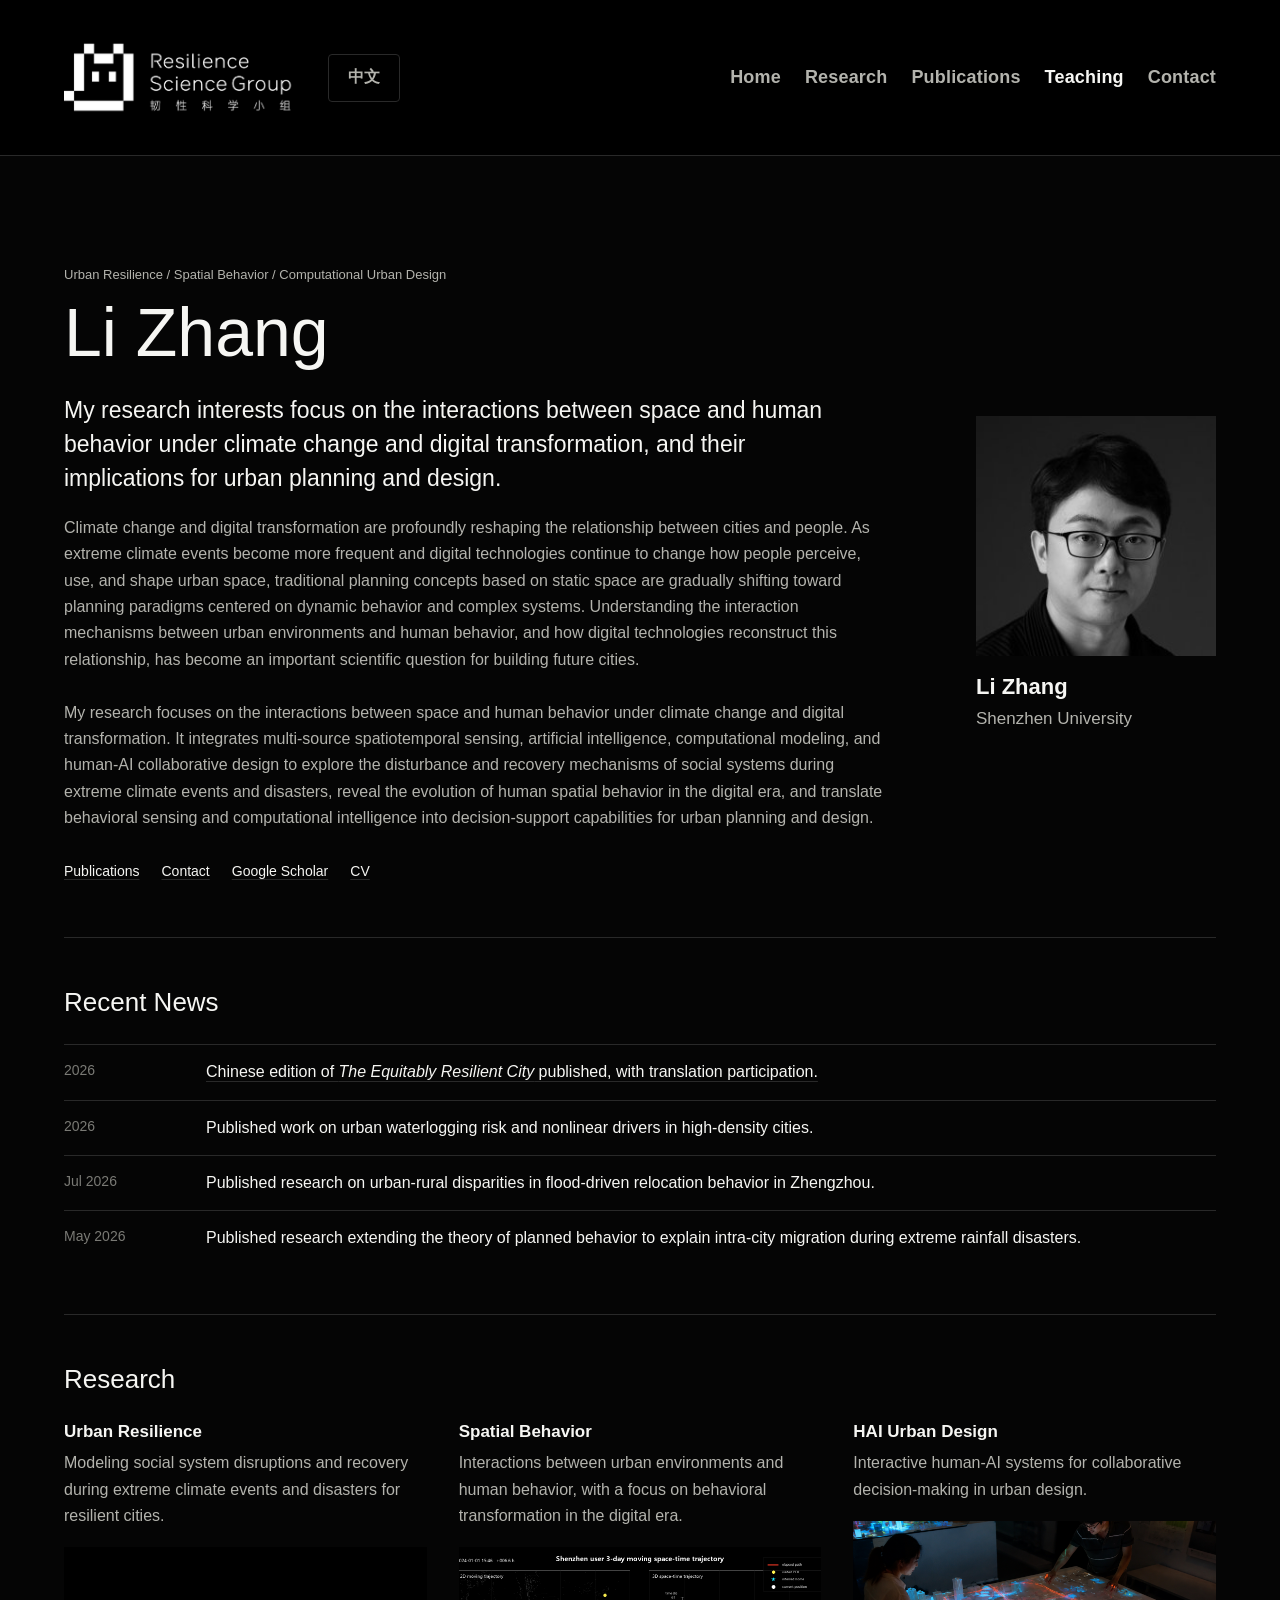
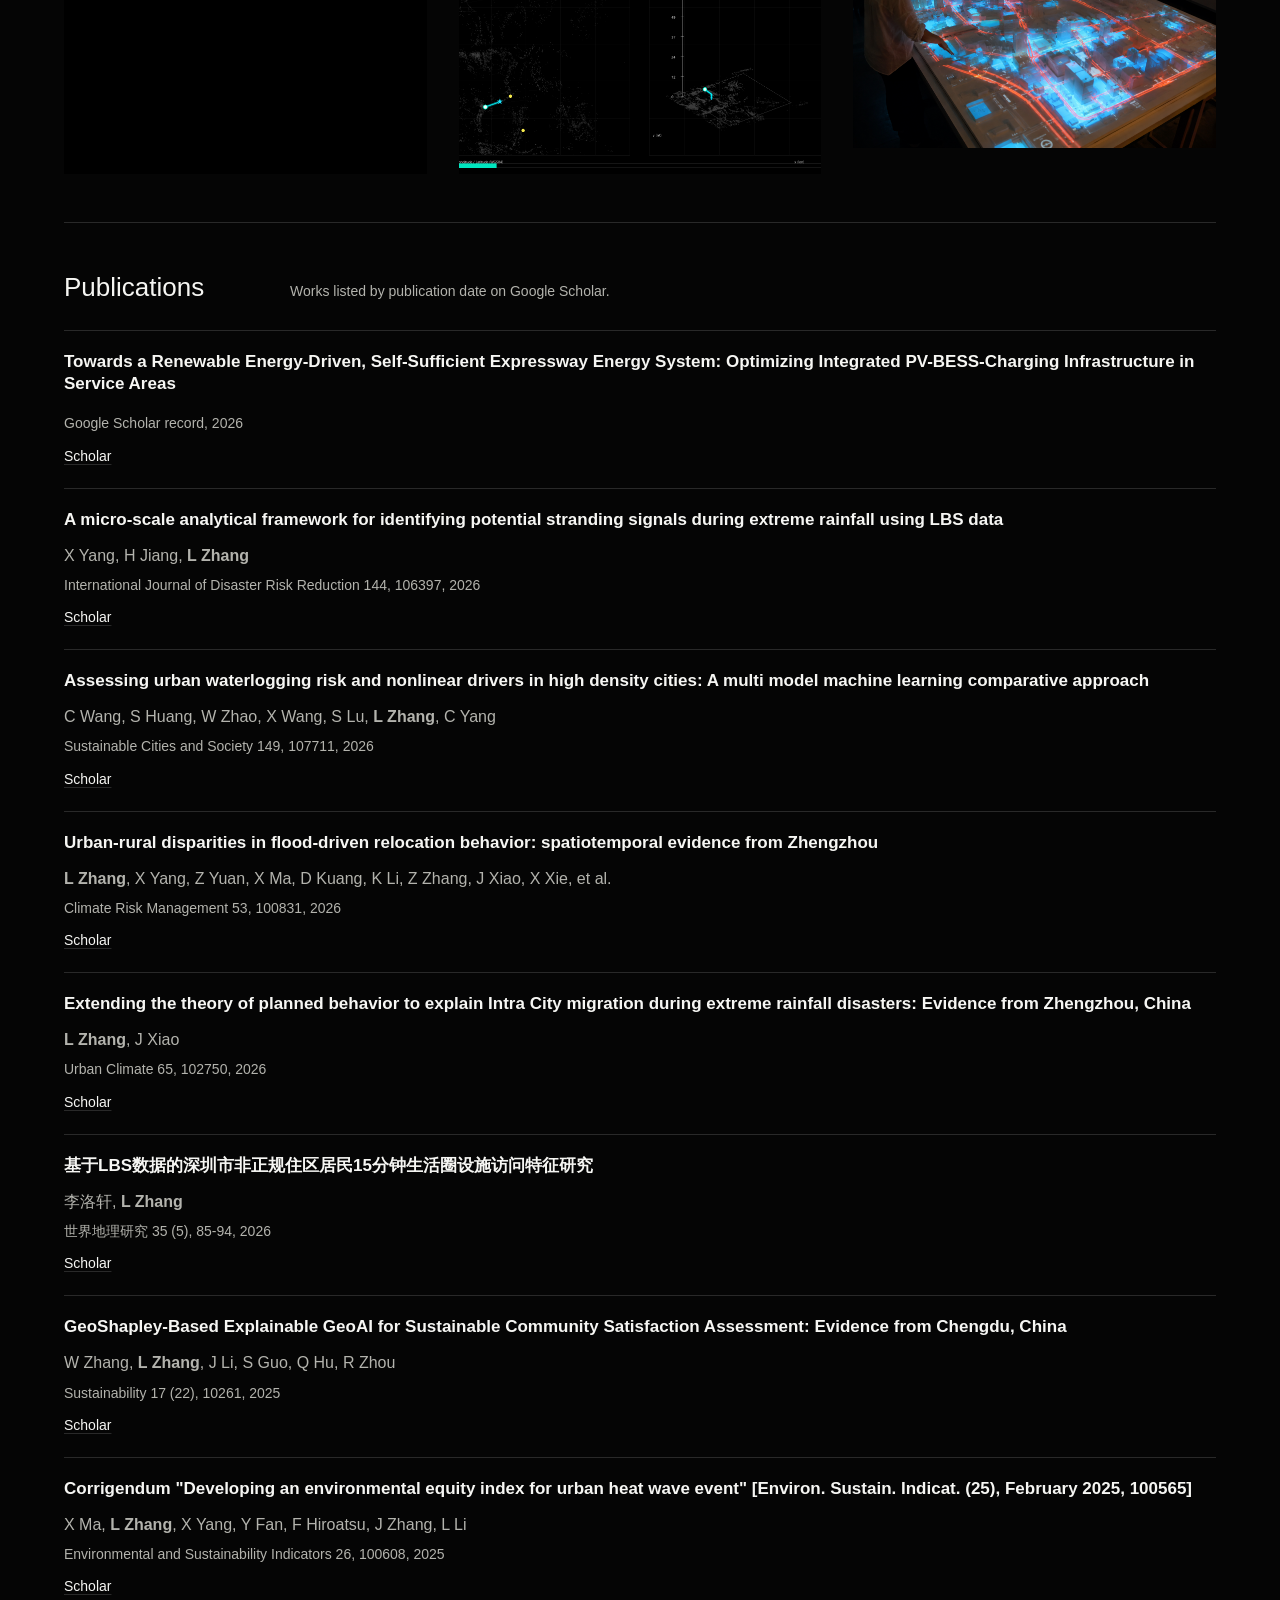
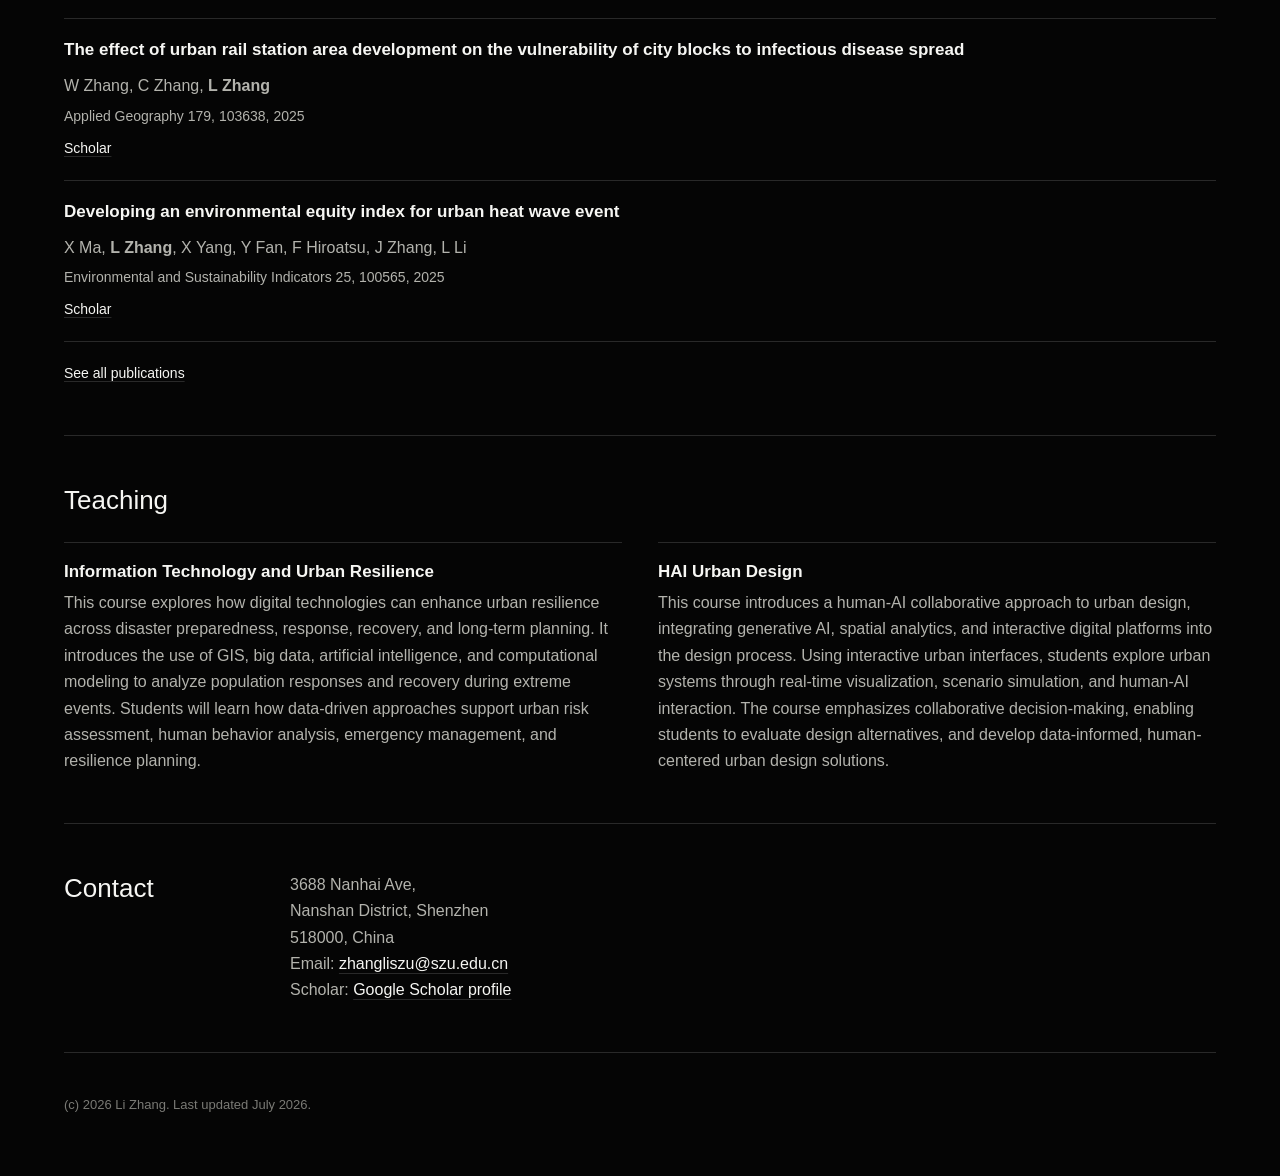
<file: index.html>
<!doctype html>
<html lang="en">
  <head>
    <meta charset="utf-8" />
    <meta name="viewport" content="width=device-width, initial-scale=1" />
    <title>Li Zhang | Urban Analytics</title>
    <meta
      name="description"
      content="Personal academic website for research, publications, teaching, and contact information."
    />
    <link rel="stylesheet" href="styles.css" />
  </head>
  <body>
    <header class="site-header">
      <a class="brand" href="#home" aria-label="Back to homepage">
        <img src="assets/resilience-science-logo-full.png" alt="Resilience Science Group" />
      </a>
      <button class="lang-toggle" type="button" data-lang-toggle aria-label="Switch language">中文</button>
      <button class="nav-toggle" type="button" aria-label="Toggle navigation" aria-expanded="false">
        <span></span>
        <span></span>
        <span></span>
      </button>
      <nav class="site-nav" aria-label="Primary navigation">
        <a href="#home" data-i18n="navHome">Home</a>
        <a href="#research" data-i18n="navResearch">Research</a>
        <a href="#publications" data-i18n="navPublications">Publications</a>
        <a href="#teaching" data-i18n="navTeaching">Teaching</a>
        <a href="#contact" data-i18n="navContact">Contact</a>
      </nav>
    </header>

    <main id="home">
      <section class="profile-section">
        <div class="profile-copy">
          <p class="eyebrow" data-i18n="keywords">Urban Resilience / Spatial Behavior / Computational Urban Design</p>
          <p class="eyebrow zh">城市韧性 / 空间行为 / 计算性城市设计</p>
          <h1 data-i18n="profileName">Li Zhang</h1>
          <p class="lead" data-i18n="lead">
            My research interests focus on the interactions between space and human behavior under
            climate change and digital transformation, and their implications for urban planning
            and design.
          </p>
          <p class="lead zh">
            我的研究关注气候变化与数字化转型背景下空间与人类行为之间的互动关系，
            以及这些互动对城市规划与设计的影响。
          </p>
          <p data-i18n="bio">
            I am affiliated with <strong>Shenzhen University</strong>. My recent work focuses on
            human behavioral responses and recovery modeling during extreme climate events and
            disasters, cyber-physical urban planning, computational urban design, and AI-enabled
            urban analytics for resilient cities.
          </p>
          <p class="zh">
            我任职于<strong>深圳大学</strong>。近期研究聚焦极端气候事件与灾害中的人类行为响应及恢复建模、
            网络-物理城市规划、计算性城市设计，以及面向韧性城市的 AI 赋能城市分析。
          </p>
          <div class="profile-actions" aria-label="Profile links">
            <a href="#publications" data-i18n="actionPublications">Publications</a>
            <a href="#contact" data-i18n="actionContact">Contact</a>
            <a href="https://scholar.google.com/citations?hl=zh-CN&user=Ibcfs-sAAAAJ&view_op=list_works&sortby=pubdate" aria-label="Google Scholar profile">Google Scholar</a>
            <a href="#" aria-label="CV PDF">CV</a>
          </div>
        </div>
        <aside class="profile-card" aria-label="Profile summary">
          <img src="assets/li-zhang-profile.jpg" alt="Li Zhang profile photo" />
          <div class="profile-meta">
            <strong data-i18n="profileName">Li Zhang</strong>
            <span data-i18n="affiliation">Shenzhen University</span>
          </div>
        </aside>
      </section>

      <section class="news-section" aria-labelledby="news-title">
        <div class="section-heading">
          <h2 id="news-title" data-i18n="newsTitle">Recent News</h2>
        </div>
        <ol class="news-list">
          <li>
            <time datetime="2026">2026</time>
            <p data-i18n="news1"><a href="book-equitably-resilient-city.html">Chinese edition of The Equitably Resilient City published, with translation participation.</a></p>
          </li>
          <li>
            <time datetime="2026">2026</time>
            <p data-i18n="news2">Published work on urban waterlogging risk and nonlinear drivers in high-density cities.</p>
          </li>
          <li>
            <time datetime="2026-07">Jul 2026</time>
            <p data-i18n="news3">Published research on urban-rural disparities in flood-driven relocation behavior in Zhengzhou.</p>
          </li>
          <li>
            <time datetime="2026-05">May 2026</time>
            <p data-i18n="news4">Published research extending the theory of planned behavior to explain intra-city migration during extreme rainfall disasters.</p>
          </li>
        </ol>
      </section>

      <section id="research" class="content-section" aria-labelledby="research-title">
        <div class="section-heading">
          <h2 id="research-title" data-i18n="researchTitle">Research</h2>
        </div>
        <div class="theme-grid">
          <article>
            <h3 data-i18n="research1Title">Urban Resilience</h3>
            <p data-i18n="research1Desc">Modeling social system disruptions and recovery during extreme climate events and disasters for resilient cities.</p>
            <video class="research-media" src="assets/urban-resilience-loop.mp4" autoplay muted loop playsinline></video>
            <p class="zh">面向韧性城市，建模极端气候事件与灾害中的社会系统扰动及恢复过程。</p>
          </article>
          <article>
            <h3 data-i18n="research2Title">Spatial Behavior</h3>
            <p data-i18n="research2Desc">Interactions between urban environments and human behavior, with a focus on behavioral transformation in the digital era.</p>
            <img class="research-media" src="assets/spatial-behavior-trajectory.gif" alt="Animated Shenzhen space-time trajectory" />
            <p class="zh">关注城市环境与人类行为之间的互动，以及数字时代下行为模式的转型。</p>
          </article>
          <article>
            <h3 data-i18n="research3Title">HAI Urban Design</h3>
            <p data-i18n="research3Desc">Interactive human-AI systems for collaborative decision-making in urban design.</p>
            <img class="research-media" src="assets/hai-urban-design.jpg" alt="Interactive urban design table" />
            <p class="zh">用于城市设计协同决策的交互式人机智能系统。</p>
          </article>
        </div>
      </section>

      <section id="publications" class="content-section" aria-labelledby="publications-title">
        <div class="section-heading">
          <h2 id="publications-title" data-i18n="publicationsTitle">Publications</h2>
          <p data-i18n="publicationsDesc">Works listed by publication date on Google Scholar.</p>
        </div>
        <div class="publication-list">
          <article>
            <h3>Towards a Renewable Energy-Driven, Self-Sufficient Expressway Energy System: Optimizing Integrated PV-BESS-Charging Infrastructure in Service Areas</h3>
            <p><strong>Google Scholar record</strong></p>
            <p class="venue">2026</p>
            <div class="paper-links">
              <a href="https://scholar.google.com/citations?hl=zh-CN&user=Ibcfs-sAAAAJ&view_op=list_works&sortby=pubdate">Scholar</a>
            </div>
          </article>
          <article>
            <h3>Urban-rural disparities in flood-driven relocation behavior: spatiotemporal evidence from Zhengzhou</h3>
            <p><strong>L Zhang</strong>, X Yang, Z Yuan, X Ma, D Kuang, K Li, Z Zhang, J Xiao, X Xie, et al.</p>
            <p class="venue">Climate Risk Management 53, 100831, 2026</p>
            <div class="paper-links">
              <a href="https://scholar.google.com/citations?view_op=view_citation&hl=zh-CN&user=Ibcfs-sAAAAJ&sortby=pubdate&citation_for_view=Ibcfs-sAAAAJ:Se3iqnhoufwC">Scholar</a>
            </div>
          </article>
          <article>
            <h3>Extending the theory of planned behavior to explain Intra City migration during extreme rainfall disasters: Evidence from Zhengzhou, China</h3>
            <p><strong>L Zhang</strong>, J Xiao</p>
            <p class="venue">Urban Climate 65, 102750, 2026</p>
            <div class="paper-links">
              <a href="https://scholar.google.com/citations?view_op=view_citation&hl=zh-CN&user=Ibcfs-sAAAAJ&sortby=pubdate&citation_for_view=Ibcfs-sAAAAJ:zYLM7Y9cAGgC">Scholar</a>
            </div>
          </article>
          <article>
            <h3>基于LBS数据的深圳市非正规住区居民15分钟生活圈设施访问特征研究</h3>
            <p>李洛轩, <strong>L Zhang</strong></p>
            <p class="venue">世界地理研究 35 (5), 85-94, 2026</p>
            <div class="paper-links">
              <a href="https://saup.szu.edu.cn/info/1094/2432.htm">Faculty profile</a>
            </div>
          </article>
          <article>
            <h3>GeoShapley-Based Explainable GeoAI for Sustainable Community Satisfaction Assessment: Evidence from Chengdu, China</h3>
            <p>W Zhang, <strong>L Zhang</strong>, J Li, S Guo, Q Hu, R Zhou</p>
            <p class="venue">Sustainability 17 (22), 10261, 2025</p>
            <div class="paper-links">
              <a href="https://scholar.google.com/citations?view_op=view_citation&hl=zh-CN&user=Ibcfs-sAAAAJ&sortby=pubdate&citation_for_view=Ibcfs-sAAAAJ:WF5omc3nYNoC">Scholar</a>
            </div>
          </article>
          <article>
            <h3>Corrigendum "Developing an environmental equity index for urban heat wave event" [Environ. Sustain. Indicat. (25), February 2025, 100565]</h3>
            <p>X Ma, <strong>L Zhang</strong>, X Yang, Y Fan, F Hiroatsu, J Zhang, L Li</p>
            <p class="venue">Environmental and Sustainability Indicators 26, 100608, 2025</p>
            <div class="paper-links">
              <a href="https://scholar.google.com/citations?view_op=view_citation&hl=zh-CN&user=Ibcfs-sAAAAJ&sortby=pubdate&citation_for_view=Ibcfs-sAAAAJ:_FxGoFyzp5QC">Scholar</a>
            </div>
          </article>
          <article>
            <h3>The effect of urban rail station area development on the vulnerability of city blocks to infectious disease spread</h3>
            <p>W Zhang, C Zhang, <strong>L Zhang</strong></p>
            <p class="venue">Applied Geography 179, 103638, 2025</p>
            <div class="paper-links">
              <a href="https://scholar.google.com/citations?view_op=view_citation&hl=zh-CN&user=Ibcfs-sAAAAJ&sortby=pubdate&citation_for_view=Ibcfs-sAAAAJ:Tyk-4Ss8FVUC">Scholar</a>
            </div>
          </article>
          <article>
            <h3>Developing an environmental equity index for urban heat wave event</h3>
            <p>X Ma, <strong>L Zhang</strong>, X Yang, Y Fan, F Hiroatsu, J Zhang, L Li</p>
            <p class="venue">Environmental and Sustainability Indicators 25, 100565, 2025</p>
            <div class="paper-links">
              <a href="https://scholar.google.com/citations?view_op=view_citation&hl=zh-CN&user=Ibcfs-sAAAAJ&sortby=pubdate&citation_for_view=Ibcfs-sAAAAJ:u5HHmVD_uO8C">Scholar</a>
            </div>
          </article>
          <article>
            <h3>Creative assets, people, and places: Rural art action practices of US nonprofit organizations</h3>
            <p>T Ma, Y Wang, <strong>L Zhang</strong>, W Hong, X Yang</p>
            <p class="venue">Journal of Rural Studies 113, 103476, 2025</p>
            <div class="paper-links">
              <a href="https://scholar.google.com/citations?view_op=view_citation&hl=zh-CN&user=Ibcfs-sAAAAJ&sortby=pubdate&citation_for_view=Ibcfs-sAAAAJ:Y0pCki6q_DkC">Scholar</a>
            </div>
          </article>
          <article>
            <h3>Connection patterns and resilience simulation of innovation network in the context of technology transfer: A case study of strategic emerging industries in the Guangdong-Hong Kong-Macao Greater Bay Area</h3>
            <p>T Ma, W Hong, Z Cao, <strong>L Zhang</strong>, X Yang</p>
            <p class="venue">Sustainable Cities and Society 106, 105396, 2024</p>
            <div class="paper-links">
              <a href="https://scholar.google.com/citations?view_op=view_citation&hl=zh-CN&user=Ibcfs-sAAAAJ&sortby=pubdate&citation_for_view=Ibcfs-sAAAAJ:W7OEmFMy1HYC">Scholar</a>
            </div>
          </article>
          <article>
            <h3>Parametric design and multi-objective optimization of daylight performance in gallery skylight systems: A case study on the high museum expansion</h3>
            <p>K Li, H Fukuda, <strong>L Zhang</strong>, R Zhou</p>
            <p class="venue">Energy and Buildings 311, 114136, 2024</p>
            <div class="paper-links">
              <a href="https://scholar.google.com/citations?view_op=view_citation&hl=zh-CN&user=Ibcfs-sAAAAJ&sortby=pubdate&citation_for_view=Ibcfs-sAAAAJ:YsMSGLbcyi4C">Scholar</a>
            </div>
          </article>
          <article>
            <h3>An investigation into residents' willingness to pay for vertical greening in China</h3>
            <p>Y Tan, H Fukuda, <strong>L Zhang</strong>, S Wang, W Gao, Z Liu</p>
            <p class="venue">Urban Ecosystems 25 (4), 1353-1364, 2022</p>
            <div class="paper-links">
              <a href="https://scholar.google.com/citations?view_op=view_citation&hl=zh-CN&user=Ibcfs-sAAAAJ&sortby=pubdate&citation_for_view=Ibcfs-sAAAAJ:ufrVoPGSRksC">Scholar</a>
            </div>
          </article>
          <div class="see-all">
            <a href="https://scholar.google.com/citations?hl=zh-CN&user=Ibcfs-sAAAAJ&view_op=list_works&sortby=pubdate" data-i18n="seeAllPublications">See all publications</a>
          </div>
        </div>
      </section>

      <section id="teaching" class="content-section" aria-labelledby="teaching-title">
        <div class="section-heading">
          <h2 id="teaching-title" data-i18n="teachingTitle">Teaching</h2>
        </div>
        <div class="course-list">
          <article>
            <h3 data-i18n="course1Title">Information Technology and Urban Resilience</h3>
            <p data-i18n="course1Desc">
              This course explores how digital technologies can enhance urban resilience across
              disaster preparedness, response, recovery, and long-term planning. It introduces the
              use of GIS, big data, artificial intelligence, and computational modeling to analyze
              population responses and recovery during extreme events. Students will learn how
              data-driven approaches support urban risk assessment, human behavior analysis,
              emergency management, and resilience planning.
            </p>
            <p class="zh">
              本课程探讨数字技术如何提升城市在灾害准备、响应、恢复与长期规划中的韧性。
              课程介绍 GIS、大数据、人工智能与计算建模在极端事件中人口响应与恢复分析中的应用。
              学生将学习数据驱动方法如何支持城市风险评估、人类行为分析、应急管理与韧性规划。
            </p>
          </article>
          <article>
            <h3 data-i18n="course2Title">HAI Urban Design</h3>
            <p data-i18n="course2Desc">
              This course introduces a human-AI collaborative approach to urban design, integrating
              generative AI, spatial analytics, and interactive digital platforms into the design
              process. Using interactive urban interfaces, students explore urban systems through
              real-time visualization, scenario simulation, and human-AI interaction. The course
              emphasizes collaborative decision-making, enabling students to evaluate design
              alternatives, and develop data-informed, human-centered urban design solutions.
            </p>
            <p class="zh">
              本课程介绍面向城市设计的人机协同方法，将生成式 AI、空间分析与交互式数字平台整合进设计过程。
              通过交互式城市界面，学生将借助实时可视化、情景模拟与人机交互理解城市系统。
              课程强调协同决策，帮助学生评估设计方案、理解规划干预影响，并形成数据支撑、以人为本的城市设计方案。
            </p>
          </article>
        </div>
      </section>

      <section id="contact" class="content-section contact-section" aria-labelledby="contact-title">
        <h2 id="contact-title" data-i18n="contactTitle">Contact</h2>
        <p>
          <span data-i18n="address">3688 Nanhai Ave,<br />Nanshan District, Shenzhen<br />518000, China</span><br />
          Email: <a href="mailto:zhangliszu@szu.edu.cn">zhangliszu@szu.edu.cn</a><br />
          Scholar: <a href="https://scholar.google.com/citations?hl=zh-CN&user=Ibcfs-sAAAAJ&view_op=list_works&sortby=pubdate" data-i18n="scholarLink">Google Scholar profile</a>
        </p>
      </section>
    </main>

    <footer class="site-footer">
      <p>(c) 2026 Li Zhang. Last updated July 2026.</p>
    </footer>

    <script src="script.js"></script>
  </body>
</html>
</file>
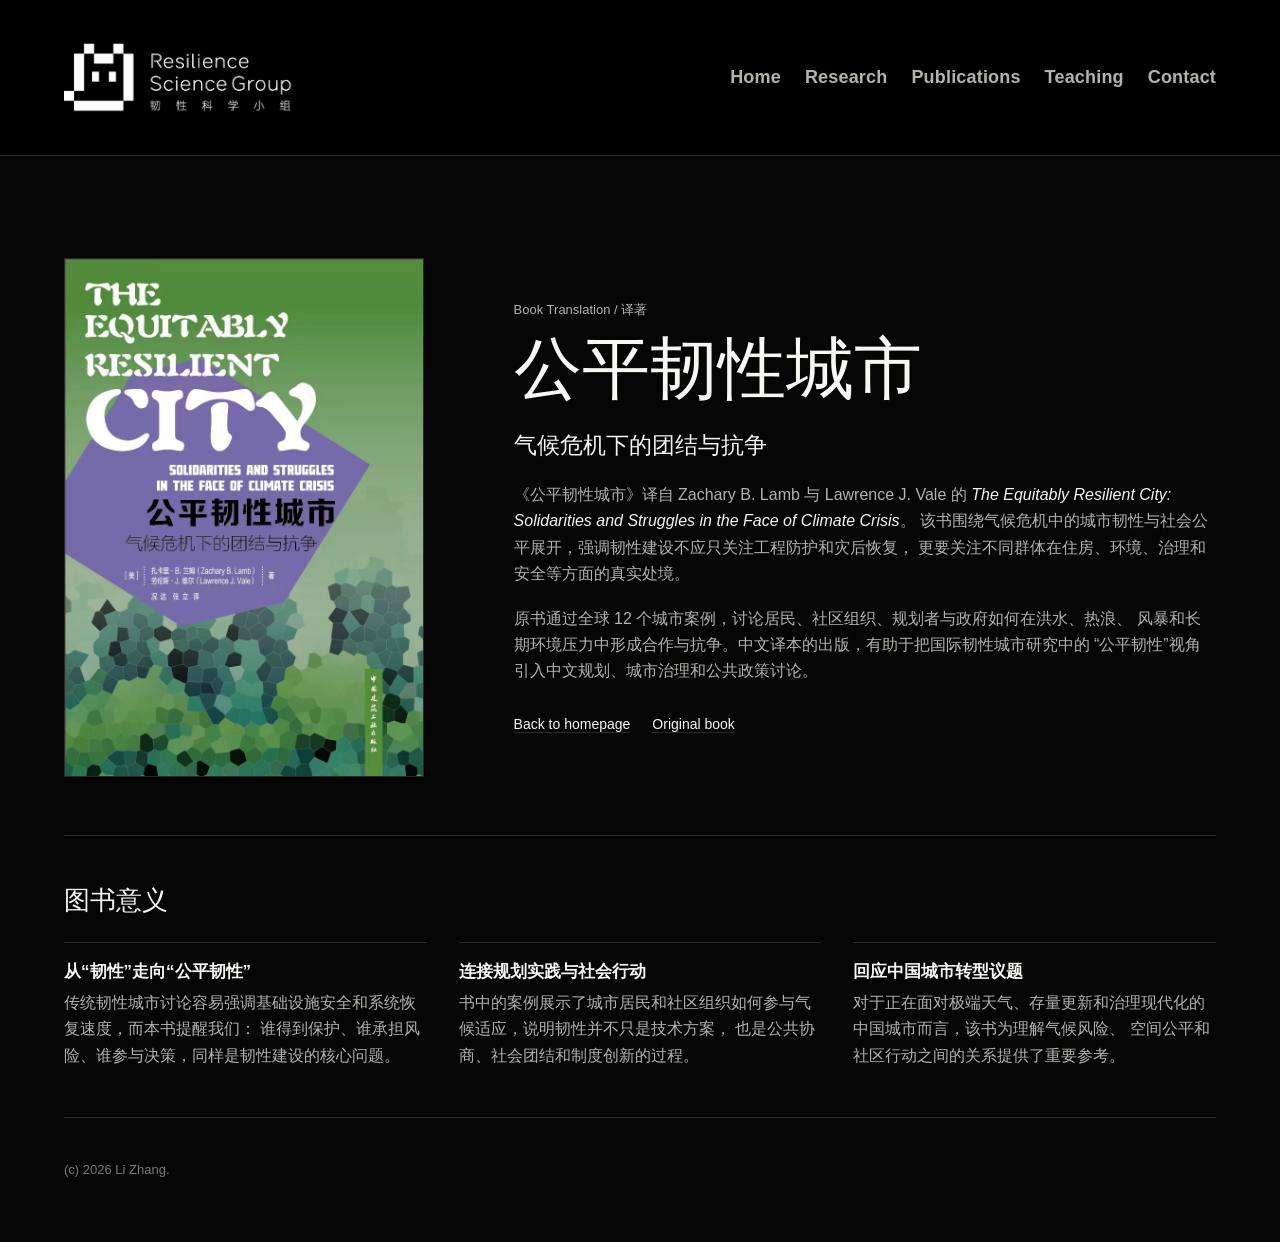
<file: book-equitably-resilient-city.html>
<!doctype html>
<html lang="zh-CN">
  <head>
    <meta charset="utf-8" />
    <meta name="viewport" content="width=device-width, initial-scale=1" />
    <title>公平韧性城市 | Li Zhang</title>
    <meta
      name="description"
      content="Book page for the Chinese edition of The Equitably Resilient City."
    />
    <link rel="stylesheet" href="styles.css" />
  </head>
  <body>
    <header class="site-header">
      <a class="brand" href="index.html#home" aria-label="Back to homepage">
        <img src="assets/resilience-science-logo-full.png" alt="Resilience Science Group" />
      </a>
      <nav class="site-nav book-nav" aria-label="Book navigation">
        <a href="index.html#home">Home</a>
        <a href="index.html#research">Research</a>
        <a href="index.html#publications">Publications</a>
        <a href="index.html#teaching">Teaching</a>
        <a href="index.html#contact">Contact</a>
      </nav>
    </header>

    <main>
      <section class="book-hero">
        <div class="book-cover">
          <img src="assets/equitably-resilient-city-cn.jpg" alt="《公平韧性城市》中文封面" />
        </div>
        <div class="book-copy">
          <p class="eyebrow">Book Translation / 译著</p>
          <h1>公平韧性城市</h1>
          <p class="lead">气候危机下的团结与抗争</p>
          <p>
            《公平韧性城市》译自 Zachary B. Lamb 与 Lawrence J. Vale 的
            <em>The Equitably Resilient City: Solidarities and Struggles in the Face of Climate Crisis</em>。
            该书围绕气候危机中的城市韧性与社会公平展开，强调韧性建设不应只关注工程防护和灾后恢复，
            更要关注不同群体在住房、环境、治理和安全等方面的真实处境。
          </p>
          <p>
            原书通过全球 12 个城市案例，讨论居民、社区组织、规划者与政府如何在洪水、热浪、
            风暴和长期环境压力中形成合作与抗争。中文译本的出版，有助于把国际韧性城市研究中的
            “公平韧性”视角引入中文规划、城市治理和公共政策讨论。
          </p>
          <div class="book-actions">
            <a href="index.html#home">Back to homepage</a>
            <a href="https://mitpress.mit.edu/9780262049083/the-equitably-resilient-city/">Original book</a>
          </div>
        </div>
      </section>

      <section class="content-section book-section" aria-labelledby="book-significance">
        <div class="section-heading">
          <h2 id="book-significance">图书意义</h2>
        </div>
        <div class="book-notes">
          <article>
            <h3>从“韧性”走向“公平韧性”</h3>
            <p>
              传统韧性城市讨论容易强调基础设施安全和系统恢复速度，而本书提醒我们：
              谁得到保护、谁承担风险、谁参与决策，同样是韧性建设的核心问题。
            </p>
          </article>
          <article>
            <h3>连接规划实践与社会行动</h3>
            <p>
              书中的案例展示了城市居民和社区组织如何参与气候适应，说明韧性并不只是技术方案，
              也是公共协商、社会团结和制度创新的过程。
            </p>
          </article>
          <article>
            <h3>回应中国城市转型议题</h3>
            <p>
              对于正在面对极端天气、存量更新和治理现代化的中国城市而言，该书为理解气候风险、
              空间公平和社区行动之间的关系提供了重要参考。
            </p>
          </article>
        </div>
      </section>
    </main>

    <footer class="site-footer">
      <p>(c) 2026 Li Zhang.</p>
    </footer>
  </body>
</html>
</file>
<file: styles.css>
:root {
  --bg: #050505;
  --text: #f6f6f3;
  --muted: #b3b3ad;
  --faint: #7a7a75;
  --line: #292929;
  --soft: #111111;
  --max: 1840px;
  --page-gutter: clamp(72px, 10vw, 220px);
}

* {
  box-sizing: border-box;
}

html {
  scroll-behavior: smooth;
}

body {
  margin: 0;
  background: var(--bg);
  color: var(--text);
  font-family: Arial, Helvetica, sans-serif;
  font-size: 16px;
  line-height: 1.65;
}

a {
  color: var(--text);
  text-decoration-color: var(--line);
  text-underline-offset: 0.22em;
}

a:hover {
  text-decoration-color: var(--text);
}

.site-header {
  position: sticky;
  top: 0;
  z-index: 20;
  display: flex;
  align-items: center;
  justify-content: space-between;
  gap: clamp(18px, 3vw, 34px);
  min-height: 156px;
  padding: 0 max(calc(var(--page-gutter) / 2), calc((100vw - var(--max)) / 2));
  background: rgba(0, 0, 0, 0.94);
  border-bottom: 1px solid var(--line);
  backdrop-filter: blur(12px);
}

.brand {
  display: inline-flex;
  align-items: center;
  flex: 0 0 auto;
  text-decoration: none;
}

.brand img {
  display: block;
  width: clamp(210px, 18vw, 360px);
  height: auto;
}

.site-nav {
  display: flex;
  align-items: center;
  gap: clamp(16px, 2.1vw, 24px);
  margin-left: auto;
}

.site-nav a {
  color: var(--muted);
  font-size: 18px;
  font-weight: 600;
  letter-spacing: 0.01em;
  text-decoration: none;
}

.site-nav a:hover,
.site-nav a.active {
  color: var(--text);
}

.lang-toggle {
  min-width: 72px;
  min-height: 48px;
  border: 1px solid var(--line);
  border-radius: 4px;
  background: transparent;
  color: var(--muted);
  font: inherit;
  font-size: 16px;
  font-weight: 600;
  cursor: pointer;
}

.lang-toggle:hover {
  color: var(--text);
  border-color: var(--muted);
}

.nav-toggle {
  display: none;
  width: 40px;
  height: 40px;
  border: 1px solid var(--line);
  border-radius: 4px;
  background: var(--bg);
  padding: 9px;
}

.nav-toggle span {
  display: block;
  height: 1px;
  margin: 6px 0;
  background: var(--text);
}

main {
  width: min(var(--max), calc(100% - var(--page-gutter)));
  margin: 0 auto;
}

.profile-section {
  display: grid;
  grid-template-columns: minmax(0, 1fr) 240px;
  gap: clamp(34px, 7vw, 88px);
  align-items: center;
  padding: clamp(58px, 9vw, 108px) 0 54px;
}

.eyebrow {
  margin: 0 0 12px;
  color: var(--muted);
  font-size: 13px;
}

.zh,
.zh-title {
  display: none;
}

.zh {
  margin-top: 5px;
  color: var(--faint);
  font-size: 0.94em;
  line-height: 1.7;
}

.zh-title {
  margin-top: 4px;
  color: var(--faint);
  font-size: 0.58em;
  font-weight: 400;
}

h1,
h2,
h3,
p {
  overflow-wrap: anywhere;
}

h1 {
  margin: 0 0 24px;
  font-size: clamp(42px, 6vw, 68px);
  font-weight: 500;
  letter-spacing: 0;
  line-height: 1.05;
}

h2 {
  margin: 0;
  font-size: 26px;
  font-weight: 500;
  line-height: 1.25;
}

h3 {
  margin: 0 0 6px;
  font-size: 17px;
  font-weight: 600;
  line-height: 1.35;
}

.lead {
  max-width: 760px;
  margin: 0 0 20px;
  font-size: clamp(19px, 2.2vw, 23px);
  line-height: 1.48;
}

.lead.zh {
  margin-top: -8px;
  font-size: 18px;
}

.profile-copy p:not(.eyebrow):not(.lead) {
  max-width: 1040px;
  margin: 0 0 18px;
  color: var(--muted);
}

.profile-copy strong {
  color: var(--text);
  font-weight: 600;
}

.profile-actions {
  display: flex;
  flex-wrap: wrap;
  gap: 10px 22px;
  margin-top: 28px;
}

.profile-actions a,
.paper-links a {
  color: var(--text);
  font-size: 14px;
  text-decoration-color: var(--line);
}

.profile-card {
  display: grid;
  gap: 16px;
}

.profile-card img {
  display: block;
  width: 100%;
  aspect-ratio: 1 / 1;
  object-fit: cover;
  filter: grayscale(1);
}

.profile-meta {
  display: grid;
  gap: 4px;
  color: var(--muted);
  font-size: 17px;
  line-height: 1.38;
}

.profile-meta strong {
  color: var(--text);
  font-size: 22px;
  font-weight: 600;
}

.news-section,
.content-section {
  padding: 48px 0;
  border-top: 1px solid var(--line);
}

.section-heading {
  display: grid;
  grid-template-columns: 190px minmax(0, 1fr);
  gap: 36px;
  align-items: baseline;
  margin-bottom: 26px;
}

.section-heading p {
  margin: 0;
  color: var(--muted);
  font-size: 14px;
}

.news-list {
  display: grid;
  margin: 0;
  padding: 0;
  list-style: none;
}

.news-list li {
  display: grid;
  grid-template-columns: 120px minmax(0, 1fr);
  gap: 22px;
  padding: 14px 0;
  border-top: 1px solid var(--line);
}

.news-list time {
  color: var(--faint);
  font-size: 14px;
}

.news-list p,
.simple-list {
  margin: 0;
}

.news-list a {
  text-decoration-color: var(--line);
}

.theme-grid {
  display: grid;
  grid-template-columns: repeat(3, minmax(0, 1fr));
  gap: 32px;
}

.theme-grid article,
.publication-list article {
  padding: 0;
  background: transparent;
}

.theme-grid p,
.publication-list p {
  margin: 0;
  color: var(--muted);
}

.research-media {
  display: block;
  width: 100%;
  margin-top: 18px;
  aspect-ratio: 16 / 10;
  background: #000;
  object-fit: cover;
}

.theme-grid p + p,
.course-list p + p {
  margin-top: 10px;
}

.publication-list {
  display: grid;
  gap: 0;
}

.publication-list article {
  display: grid;
  gap: 5px;
  padding: 20px 0;
  border-top: 1px solid var(--line);
}

.venue {
  color: var(--muted);
  font-size: 14px;
}

.paper-links {
  display: flex;
  flex-wrap: wrap;
  gap: 12px;
  margin-top: 4px;
}

.see-all {
  padding: 18px 0 0;
  border-top: 1px solid var(--line);
}

.see-all a {
  font-size: 14px;
}

.split-section {
  display: grid;
  grid-template-columns: minmax(0, 1fr) minmax(280px, 0.8fr);
  gap: 42px;
}

.split-section p {
  margin-bottom: 0;
  color: var(--muted);
}

.simple-list {
  padding-left: 18px;
  color: var(--muted);
}

.simple-list li + li {
  margin-top: 8px;
}

.course-list {
  display: grid;
  grid-template-columns: repeat(2, minmax(0, 1fr));
  gap: 36px;
}

.course-list article {
  padding-top: 18px;
  border-top: 1px solid var(--line);
}

.course-list p {
  margin: 0;
  color: var(--muted);
}

.contact-section {
  display: grid;
  grid-template-columns: 190px minmax(0, 1fr);
  gap: 36px;
}

.contact-section p {
  margin: 0;
  color: var(--muted);
}

.book-hero {
  display: grid;
  grid-template-columns: minmax(220px, 360px) minmax(0, 1fr);
  gap: clamp(36px, 7vw, 92px);
  align-items: center;
  padding: clamp(58px, 8vw, 104px) 0 58px;
}

.book-cover img {
  display: block;
  width: 100%;
  height: auto;
  border: 1px solid var(--line);
}

.book-copy p:not(.eyebrow):not(.lead) {
  max-width: 900px;
  margin: 0 0 18px;
  color: var(--muted);
}

.book-copy em {
  color: var(--text);
  font-style: italic;
}

.book-actions {
  display: flex;
  flex-wrap: wrap;
  gap: 10px 22px;
  margin-top: 28px;
}

.book-actions a {
  font-size: 14px;
}

.book-notes {
  display: grid;
  grid-template-columns: repeat(3, minmax(0, 1fr));
  gap: 32px;
}

.book-notes article {
  padding-top: 18px;
  border-top: 1px solid var(--line);
}

.book-notes p {
  margin: 0;
  color: var(--muted);
}

.site-footer {
  width: min(var(--max), calc(100% - var(--page-gutter)));
  margin: 0 auto;
  padding: 28px 0 48px;
  border-top: 1px solid var(--line);
  color: var(--faint);
  font-size: 13px;
}

@media (max-width: 980px) {
  :root {
    --page-gutter: 32px;
  }

  .site-header {
    min-height: 78px;
    gap: 12px;
    padding: 0 16px;
  }

  .brand img {
    width: clamp(140px, 34vw, 210px);
  }

  .nav-toggle {
    display: block;
    flex: 0 0 auto;
  }

  .site-nav {
    position: absolute;
    top: 78px;
    right: 16px;
    left: 16px;
    display: none;
    flex-direction: column;
    align-items: flex-start;
    gap: 0;
    padding: 8px 0;
    background: var(--bg);
    border: 1px solid var(--line);
  }

  .site-nav.open {
    display: flex;
  }

  .lang-toggle {
    margin-left: auto;
    flex: 0 0 auto;
  }

  .site-nav a {
    width: 100%;
    padding: 11px 14px;
    font-size: 16px;
  }

  .profile-section,
  .book-hero,
  .section-heading,
  .news-list li,
  .split-section,
  .contact-section {
    grid-template-columns: 1fr;
  }

  .profile-section {
    padding-top: 44px;
  }

  .profile-card {
    max-width: 260px;
  }

  .theme-grid {
    grid-template-columns: 1fr;
    gap: 18px;
  }

  .course-list {
    grid-template-columns: 1fr;
  }

  .book-notes {
    grid-template-columns: 1fr;
    gap: 18px;
  }
}

@media (max-width: 460px) {
  :root {
    --page-gutter: 28px;
  }

  main,
  .site-footer {
    width: min(100% - var(--page-gutter), var(--max));
  }

  body {
    font-size: 15px;
  }

  .lead {
    font-size: 18px;
  }

  .brand img {
    width: 126px;
  }

  .lang-toggle {
    min-width: 54px;
    min-height: 38px;
    font-size: 14px;
  }
}
</file>
